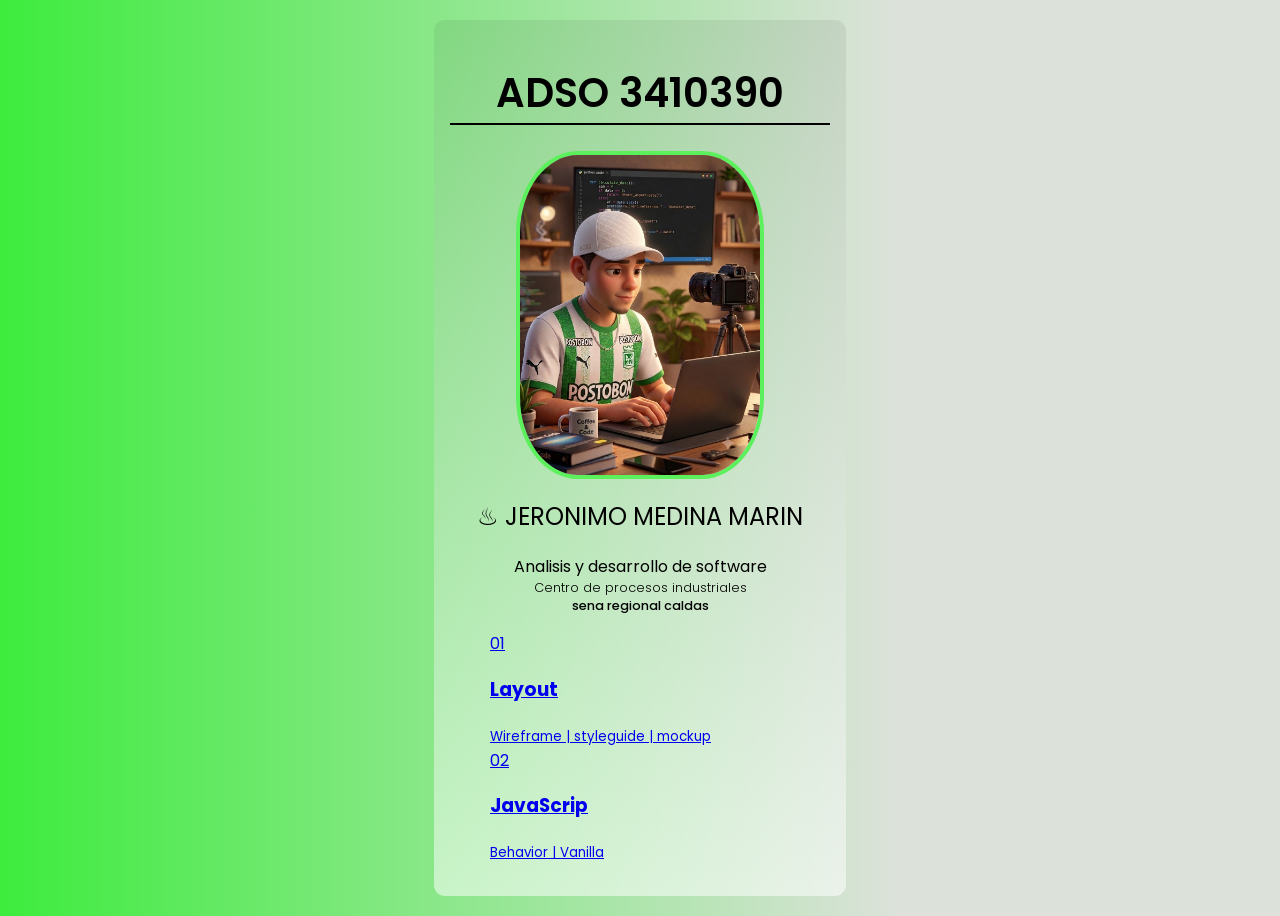
<file: index.html>
<!DOCTYPE html>
<html lang="en">
<head>
    <meta charset="UTF-8">
    <meta name="viewport" content="width=device-width, initial-scale=1.0">
    <title>ADSO_3410390</title>
    <link rel="stylesheet" href="src/css/master.css">
</head>
<body class="mainmenu">
    <main>
        <header>
            <h1>ADSO 3410390</h1>
            <img src="src/imgs/foto_frontend.webp" alt="la_imagen_no_se_pudo_cargar">
            <h2>♨ Jeronimo Medina Marin</h2>
            <h3>Analisis y desarrollo de software</h3>
            <h4>Centro de procesos industriales</h4>
            <h5>sena regional caldas</h5>
        </header>

        <menu>
            <a href="01-layout/index.html">
                <span>
                    01
                </span>
                    <aside>
                        <h3>Layout</h3>
                        <small>Wireframe | styleguide | mockup</small>
                    </aside>
            </a>
            <a href="02-JavaScrip/index.html">
                <span>
                    02
                </span>
                    <aside>
                        <h3>JavaScrip</h3>
                        <small>Behavior | Vanilla</small>
                    </aside>
            </a>
        </menu>
    </main>
</body>
</html>
</file>
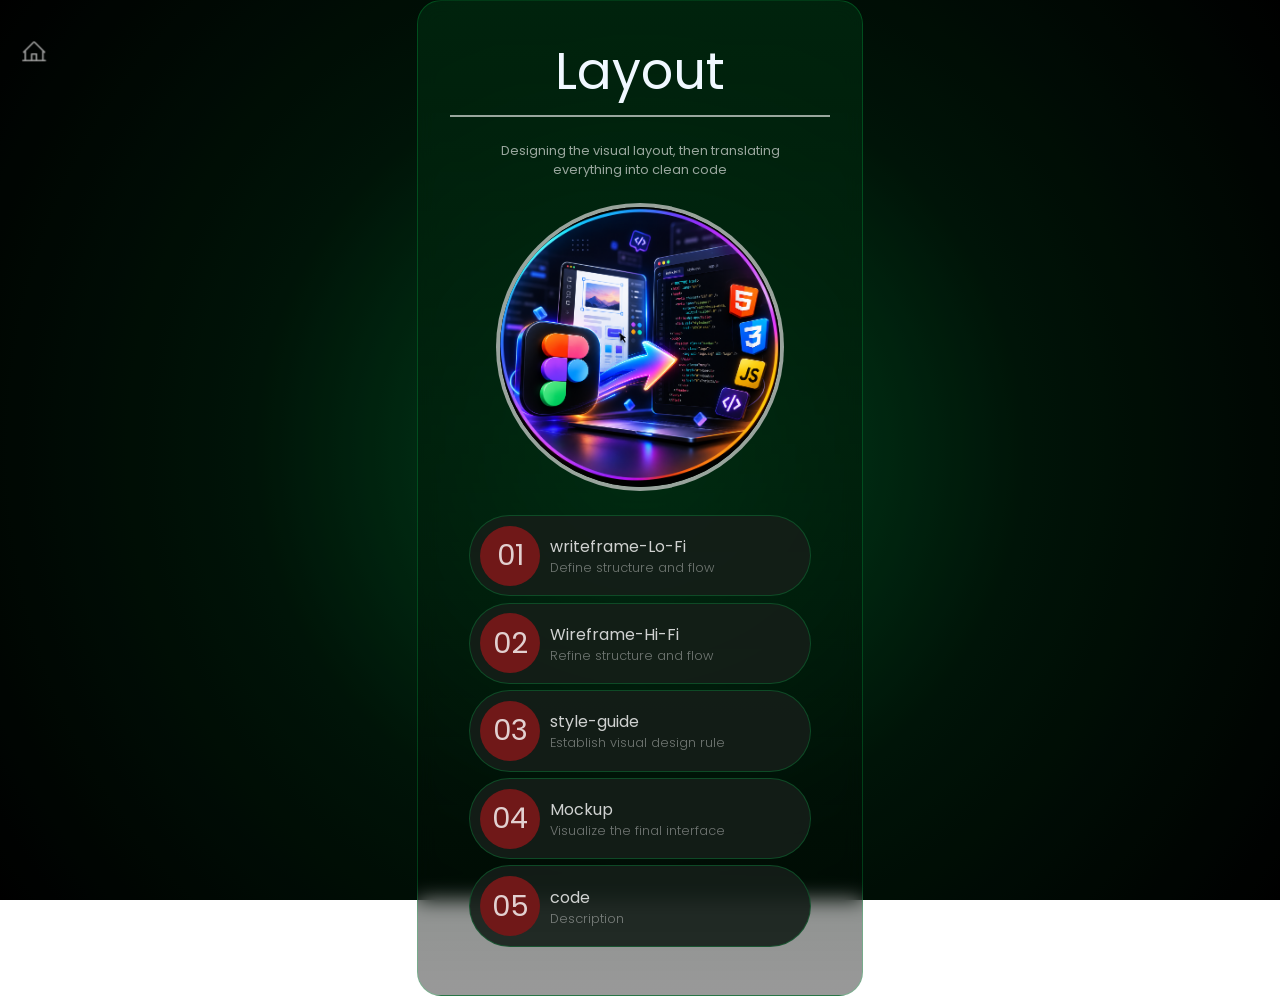
<file: 01-layout/index.html>
<!DOCTYPE html>
<html lang="en">

<head>
    <meta charset="UTF-8">
    <meta name="viewport" content="width=device-width, initial-scale=1.0">
    <title>Layout</title>
    <link rel="stylesheet" href="style.css">
</head>

<body class="mainmenu layout">
<nav class="back"><a href="../index.html"><svg xmlns="http://www.w3.org/2000/svg" width="32" height="32" fill="#fff" viewBox="0 0 256 256"><path d="M240,208H224V136l2.34,2.34A8,8,0,0,0,237.66,127L139.31,28.68a16,16,0,0,0-22.62,0L18.34,127a8,8,0,0,0,11.32,11.31L32,136v72H16a8,8,0,0,0,0,16H240a8,8,0,0,0,0-16ZM48,120l80-80,80,80v88H160V152a8,8,0,0,0-8-8H104a8,8,0,0,0-8,8v56H48Zm96,88H112V160h32Z"></path></svg></a></nav>

    <div id="background-animation"></div>

    <main>
        <header>
            <h1>Layout</h1>

            <h4>
                Designing the visual layout, then translating everything into clean code
            </h4>

            <img src="imgs/layout-logo.webp" alt="la_imagen_no_se_pudo_cargar">
        </header>

        <menu>

            <a href="01-wireframe_lo-fi/index.html">
                <span>
                    01
                </span>

                <aside>
                    <h3>writeframe-Lo-Fi</h3>
                    <small>Define structure and flow</small>
                </aside>
            </a>

            <a href="02-wireframe_hi-fi/index.html">
                <span>
                    02
                </span>

                <aside>
                    <h3>Wireframe-Hi-Fi</h3>
                    <small>Refine structure and flow</small>
                </aside>
            </a>

            <a href="03-style-guide/index.html">
                <span>
                    03
                </span>

                <aside>
                    <h3>style-guide</h3>
                    <small>Establish visual design rule</small>
                </aside>
            </a>

            <a href="04-mockup/index.html">

                <span>
                    04
                </span>

                <aside>
                    <h3>Mockup</h3>
                    <small>Visualize the final interface</small>
                </aside>
            </a>



            <a href="05-code/index.html">
                <span>
                    05
                </span>

                <aside>
                    <h3>code</h3>
                    <small>Description</small>
                </aside>
            </a>

        </menu>
    </main>


</body>

</html>
</file>
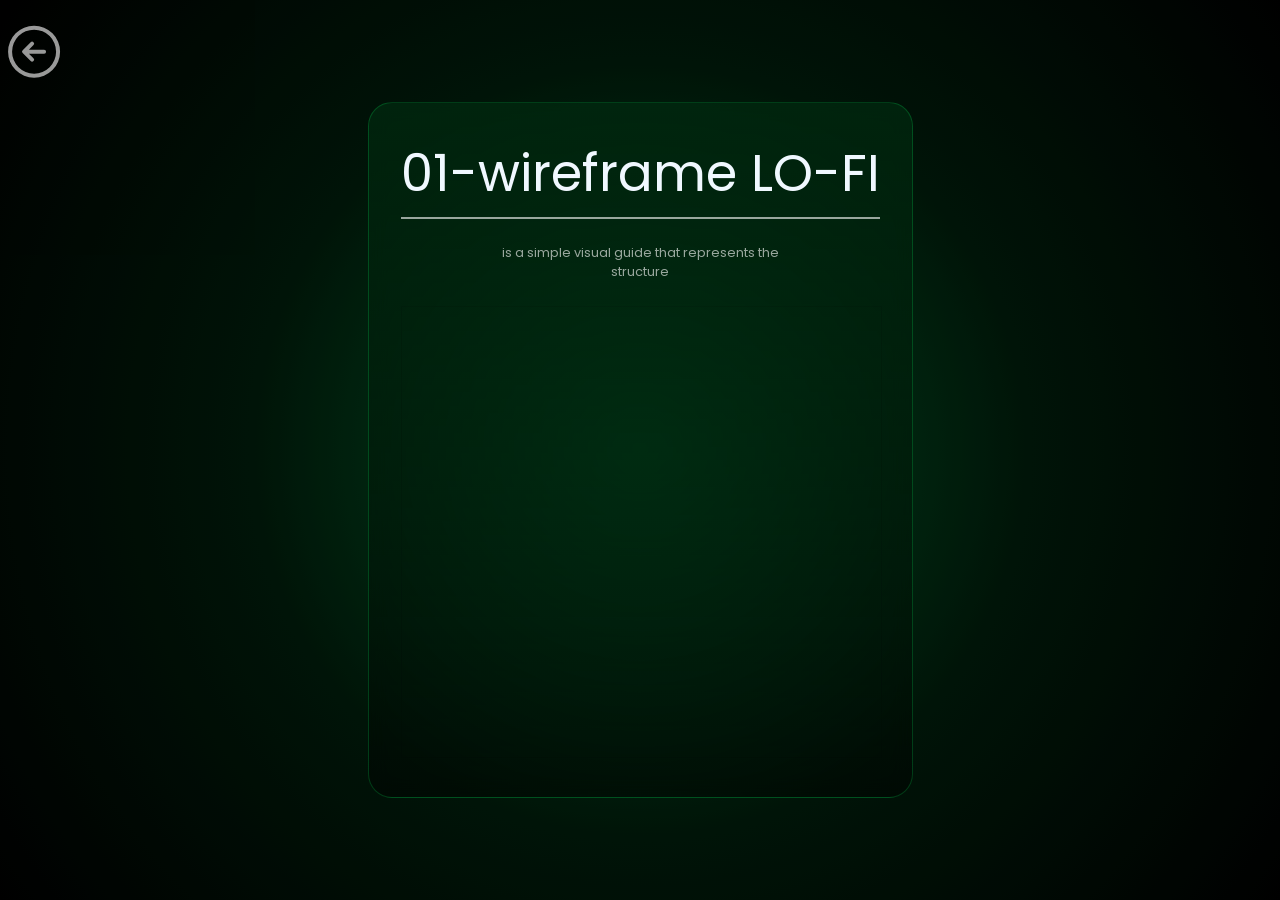
<file: 01-layout/01-wireframe_lo-fi/index.html>
<!DOCTYPE html>
<html lang="en">

<head>
    <meta charset="UTF-8">
    <meta name="viewport" content="width=device-width, initial-scale=1.0">
    <title>Layout</title>
    <link rel="stylesheet" href="../style.css">
</head>

<body class="mainmenu layout">
<nav class="back"><a href="
    ../index.html"><svg xmlns="http://www.w3.org/2000/svg" width="80" height="100" fill="#ffff" viewBox="0 0 256 256"><path d="M128,24A104,104,0,1,0,232,128,104.11,104.11,0,0,0,128,24Zm0,192a88,88,0,1,1,88-88A88.1,88.1,0,0,1,128,216Zm48-88a8,8,0,0,1-8,8H107.31l18.35,18.34a8,8,0,0,1-11.32,11.32l-32-32a8,8,0,0,1,0-11.32l32-32a8,8,0,0,1,11.32,11.32L107.31,120H168A8,8,0,0,1,176,128Z"></path></svg></a></nav>

    <div id="background-animation"></div>

    <main>
        <header>
            <h1>01-wireframe LO-FI</h1>

            <h4>
                is a simple visual guide that represents the structure 
            </h4>
        </header>
        <section>
            <iframe style="border: 1px solid rgba(0, 0, 0, 0.1);" width="100%" height="450" src="https://embed.figma.com/design/HSgh1yLqkqtkAv0O5fVZrM/Sin-t%C3%ADtulo?node-id=0-1&embed-host=share" allowfullscreen></iframe>
        </section>

    
    </main>

    

</body>

</html>
</file>
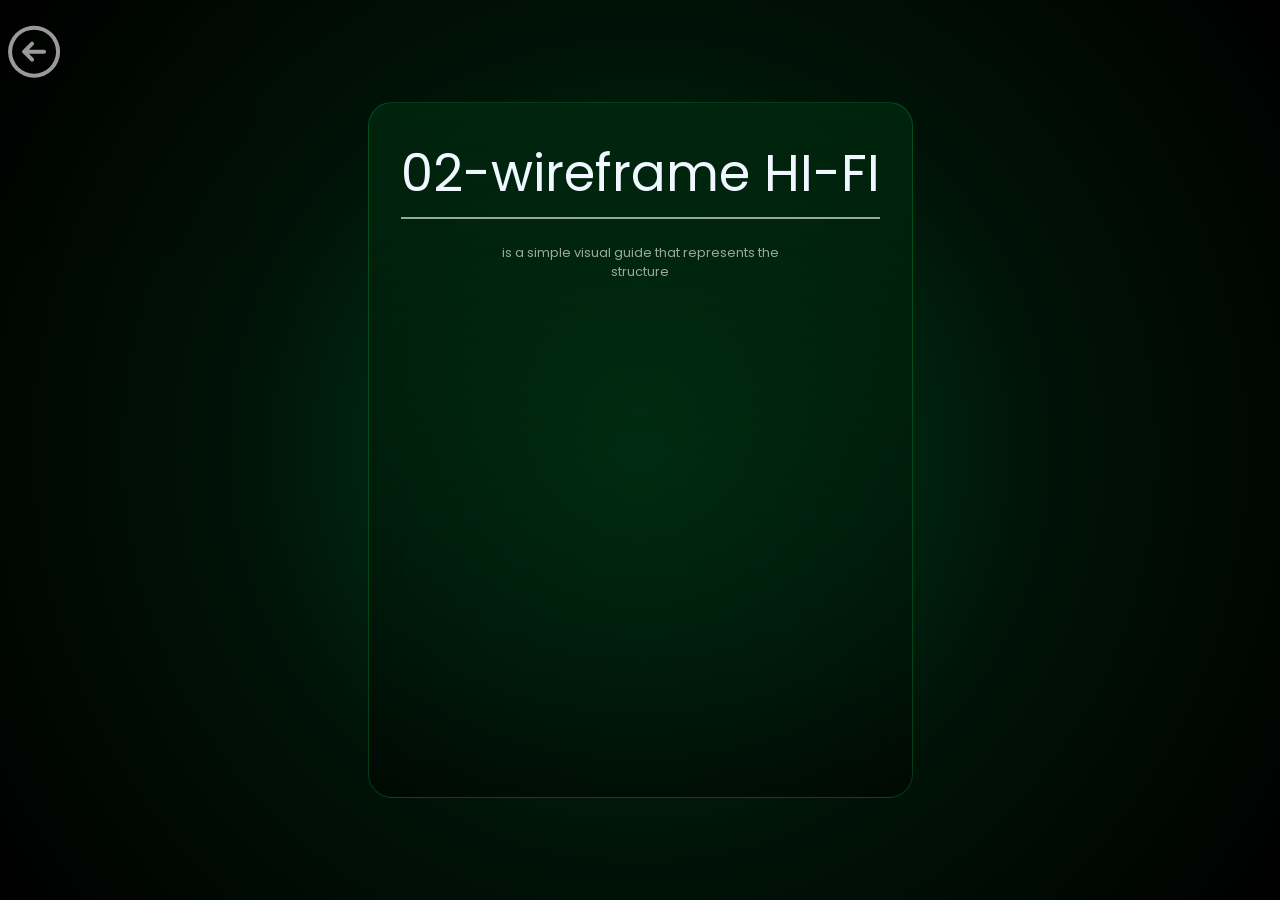
<file: 01-layout/02-wireframe_hi-fi/index.html>
<!DOCTYPE html>
<html lang="en">

<head>
    <meta charset="UTF-8">
    <meta name="viewport" content="width=device-width, initial-scale=1.0">
    <title>Wireframe-Hi-Fi</title>
    <link rel="stylesheet" href="../style.css">
</head>

<body class="mainmenu layout">
    <nav class="back"><a href="../index.html"><svg xmlns="http://www.w3.org/2000/svg" width="80" height="100"
                fill="#ffff" viewBox="0 0 256 256">
                <path
                    d="M128,24A104,104,0,1,0,232,128,104.11,104.11,0,0,0,128,24Zm0,192a88,88,0,1,1,88-88A88.1,88.1,0,0,1,128,216Zm48-88a8,8,0,0,1-8,8H107.31l18.35,18.34a8,8,0,0,1-11.32,11.32l-32-32a8,8,0,0,1,0-11.32l32-32a8,8,0,0,1,11.32,11.32L107.31,120H168A8,8,0,0,1,176,128Z">
                </path>
            </svg></a></nav>

    <div id="background-animation"></div>

    <main>
        <header>
            <h1>02-wireframe HI-FI</h1>

            <h4>
                is a simple visual guide that represents the structure
            </h4>
        </header>
        <section>
            <iframe style="border: 1px solid rgba(0, 0, 0, 0.1);" width="100%" height="450"
                src="https://embed.figma.com/design/iIlGf3FiFHnSIlIJWlvseO/wireframe-Hi-Fi?embed-host=share"
                allowfullscreen></iframe>
        </section>


    </main>



</body>

</html>
</file>
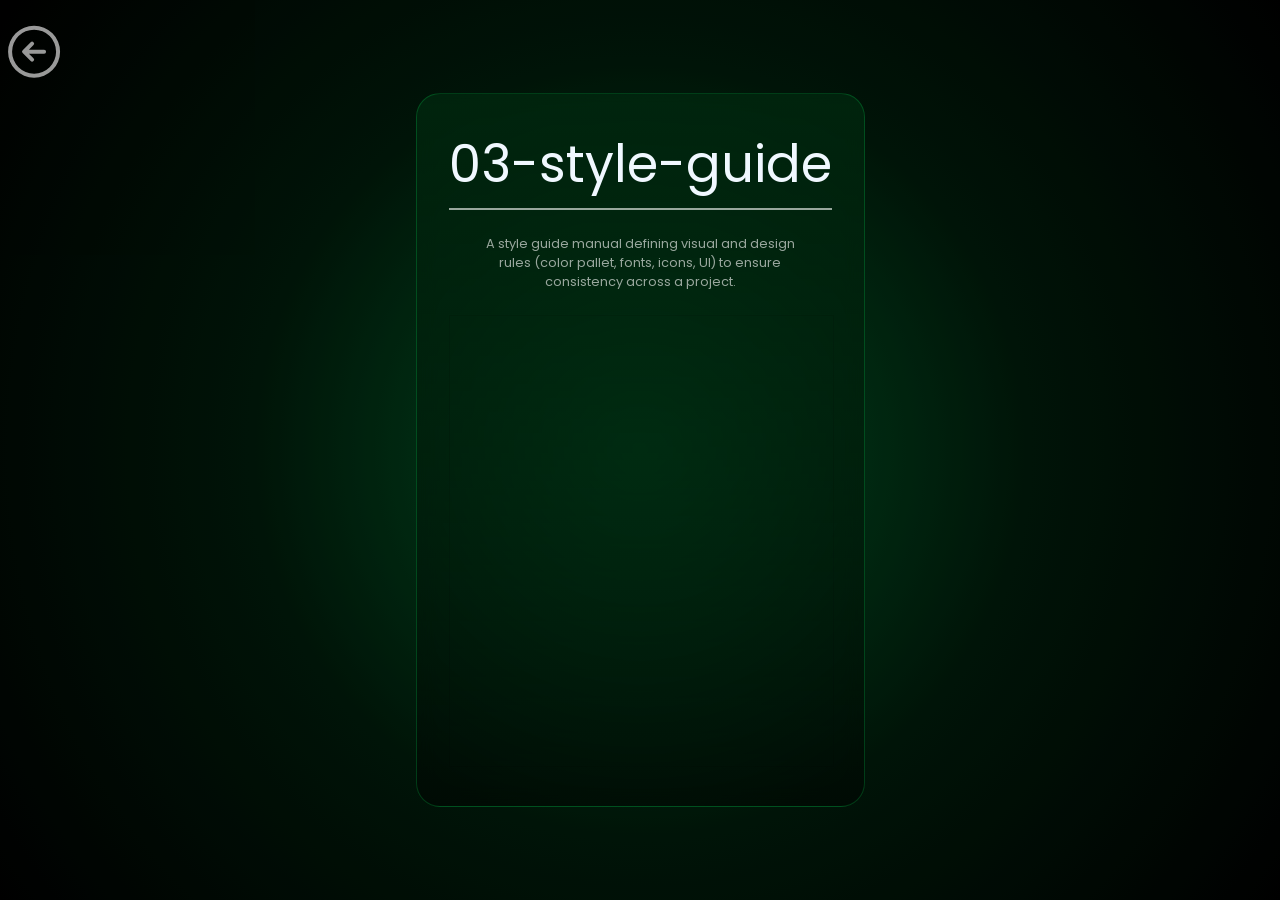
<file: 01-layout/03-style-guide/index.html>
<!DOCTYPE html>
<html lang="en">

<head>
    <meta charset="UTF-8">
    <meta name="viewport" content="width=device-width, initial-scale=1.0">
    <title>style_guide</title>
    <link rel="stylesheet" href="../style.css">
</head>

<body class="mainmenu layout">
<nav class="back"><a href="../index.html"><svg xmlns="http://www.w3.org/2000/svg" width="80" height="100" fill="#ffff" viewBox="0 0 256 256"><path d="M128,24A104,104,0,1,0,232,128,104.11,104.11,0,0,0,128,24Zm0,192a88,88,0,1,1,88-88A88.1,88.1,0,0,1,128,216Zm48-88a8,8,0,0,1-8,8H107.31l18.35,18.34a8,8,0,0,1-11.32,11.32l-32-32a8,8,0,0,1,0-11.32l32-32a8,8,0,0,1,11.32,11.32L107.31,120H168A8,8,0,0,1,176,128Z"></path></svg></a></nav>

    <div id="background-animation"></div>

    <main>
        <header>
            <h1>03-style-guide</h1>

            <h4>
                A style guide manual defining visual and design rules (color pallet, fonts, icons, UI) to ensure consistency across a project.
            </h4>
        </header>
        <section>
            <iframe style="border: 1px solid rgba(0, 0, 0, 0.1);" width="100%" height="450" src="https://embed.figma.com/design/mmzJAc66eYGOL6L1pFCS9y/style-guide?embed-host=share" allowfullscreen></iframe>
        </section>

    
    </main>

    

</body>

</html>
</file>
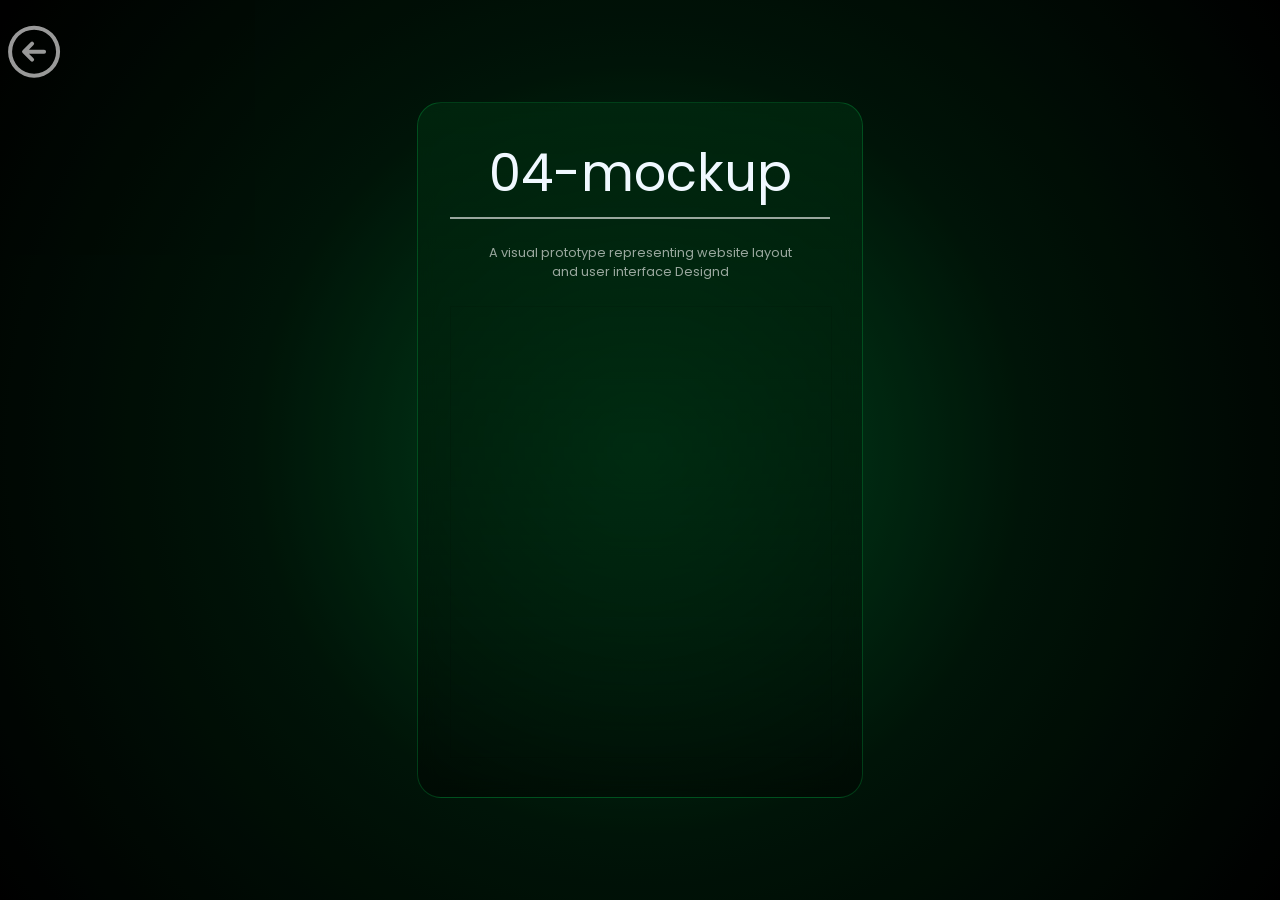
<file: 01-layout/04-mockup/index.html>
<!DOCTYPE html>
<html lang="en">

<head>
    <meta charset="UTF-8">
    <meta name="viewport" content="width=device-width, initial-scale=1.0">
    <title>mockup</title>
    <link rel="stylesheet" href="../style.css">
</head>

<body class="mainmenu layout">
<nav class="back"><a href="../index.html"><svg xmlns="http://www.w3.org/2000/svg" width="80" height="100" fill="#ffff" viewBox="0 0 256 256"><path d="M128,24A104,104,0,1,0,232,128,104.11,104.11,0,0,0,128,24Zm0,192a88,88,0,1,1,88-88A88.1,88.1,0,0,1,128,216Zm48-88a8,8,0,0,1-8,8H107.31l18.35,18.34a8,8,0,0,1-11.32,11.32l-32-32a8,8,0,0,1,0-11.32l32-32a8,8,0,0,1,11.32,11.32L107.31,120H168A8,8,0,0,1,176,128Z"></path></svg></a></nav>

    <div id="background-animation"></div>

    <main>
        <header>
            <h1>04-mockup</h1>

            <h4>
                A visual prototype representing website layout and user interface Designd
            </h4>
        </header>
        <section>
            <iframe style="border: 1px solid rgba(0, 0, 0, 0.1);" width="100%" height="450" src="https://embed.figma.com/design/mSXosjev7zwh7nFNN1y2QX/mockup?node-id=0-1&embed-host=share" allowfullscreen></iframe>
        </section>

    
    </main>

    

</body>

</html>
</file>
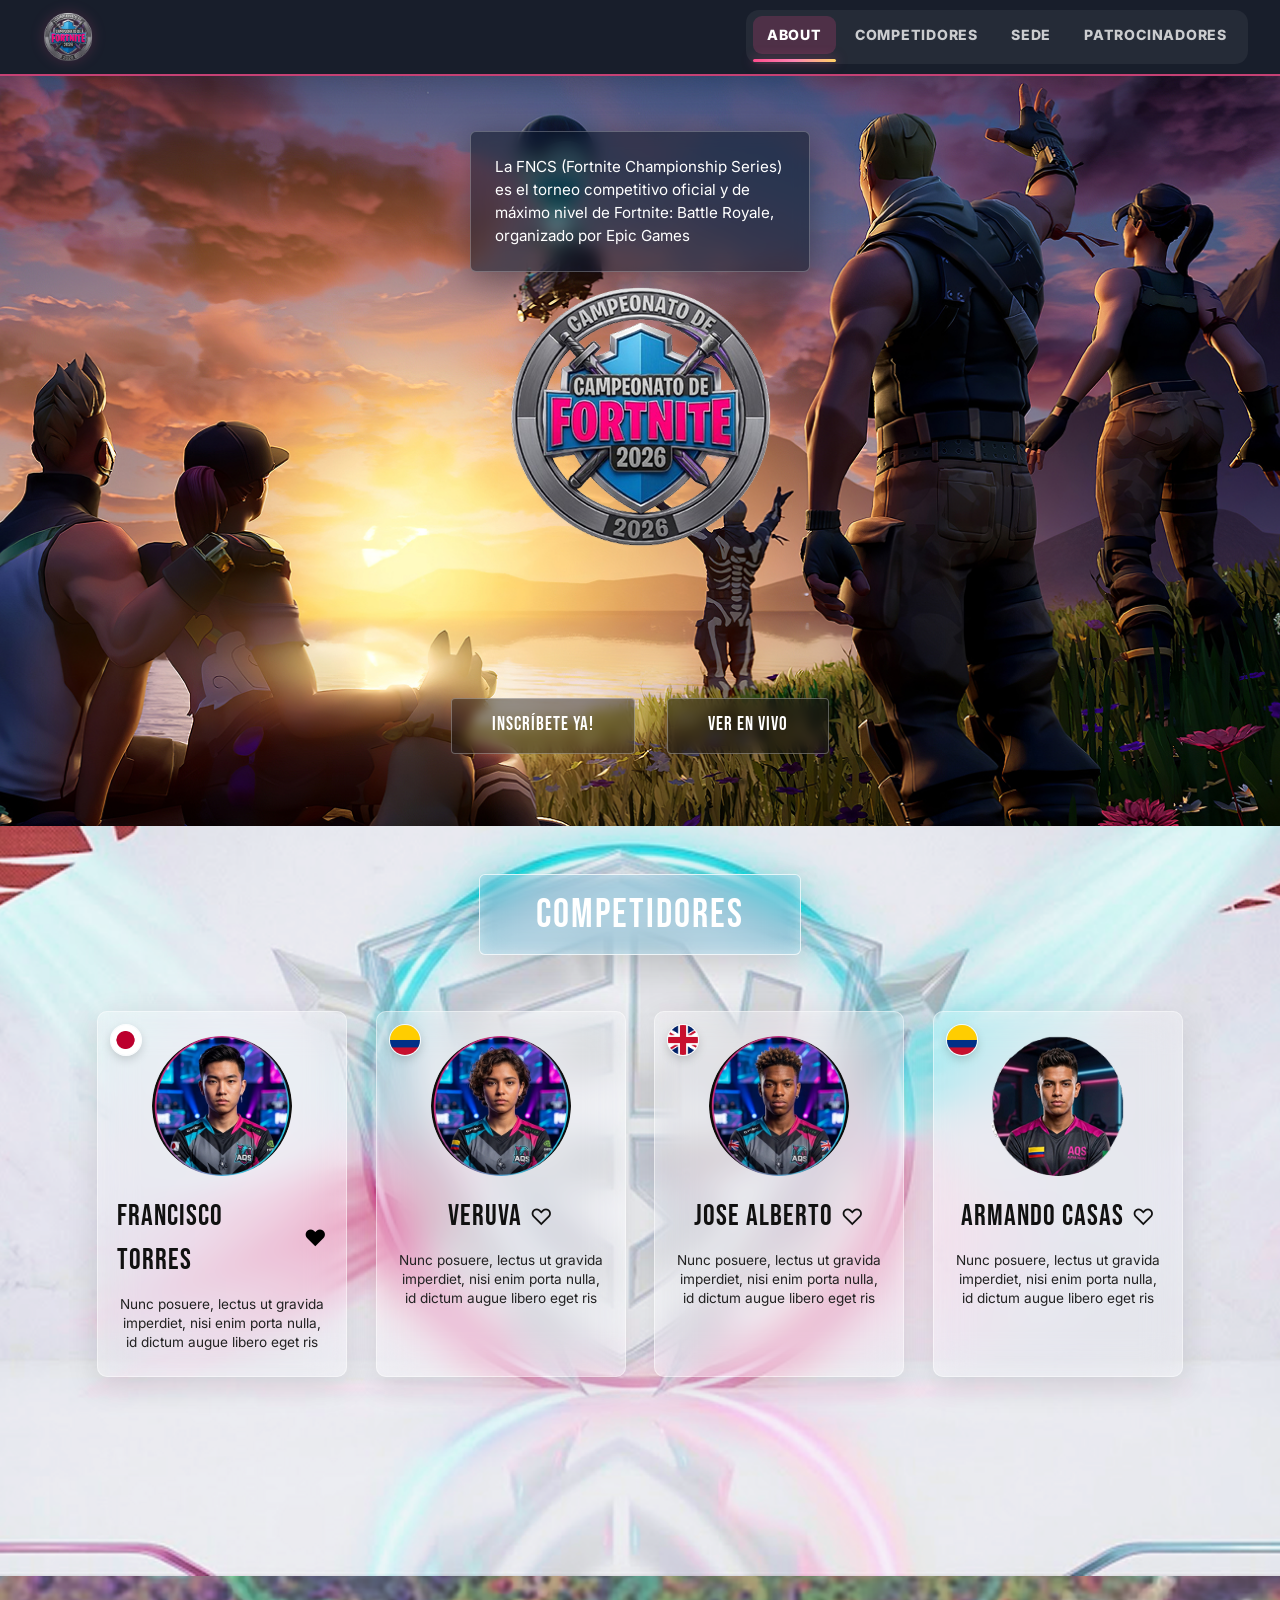
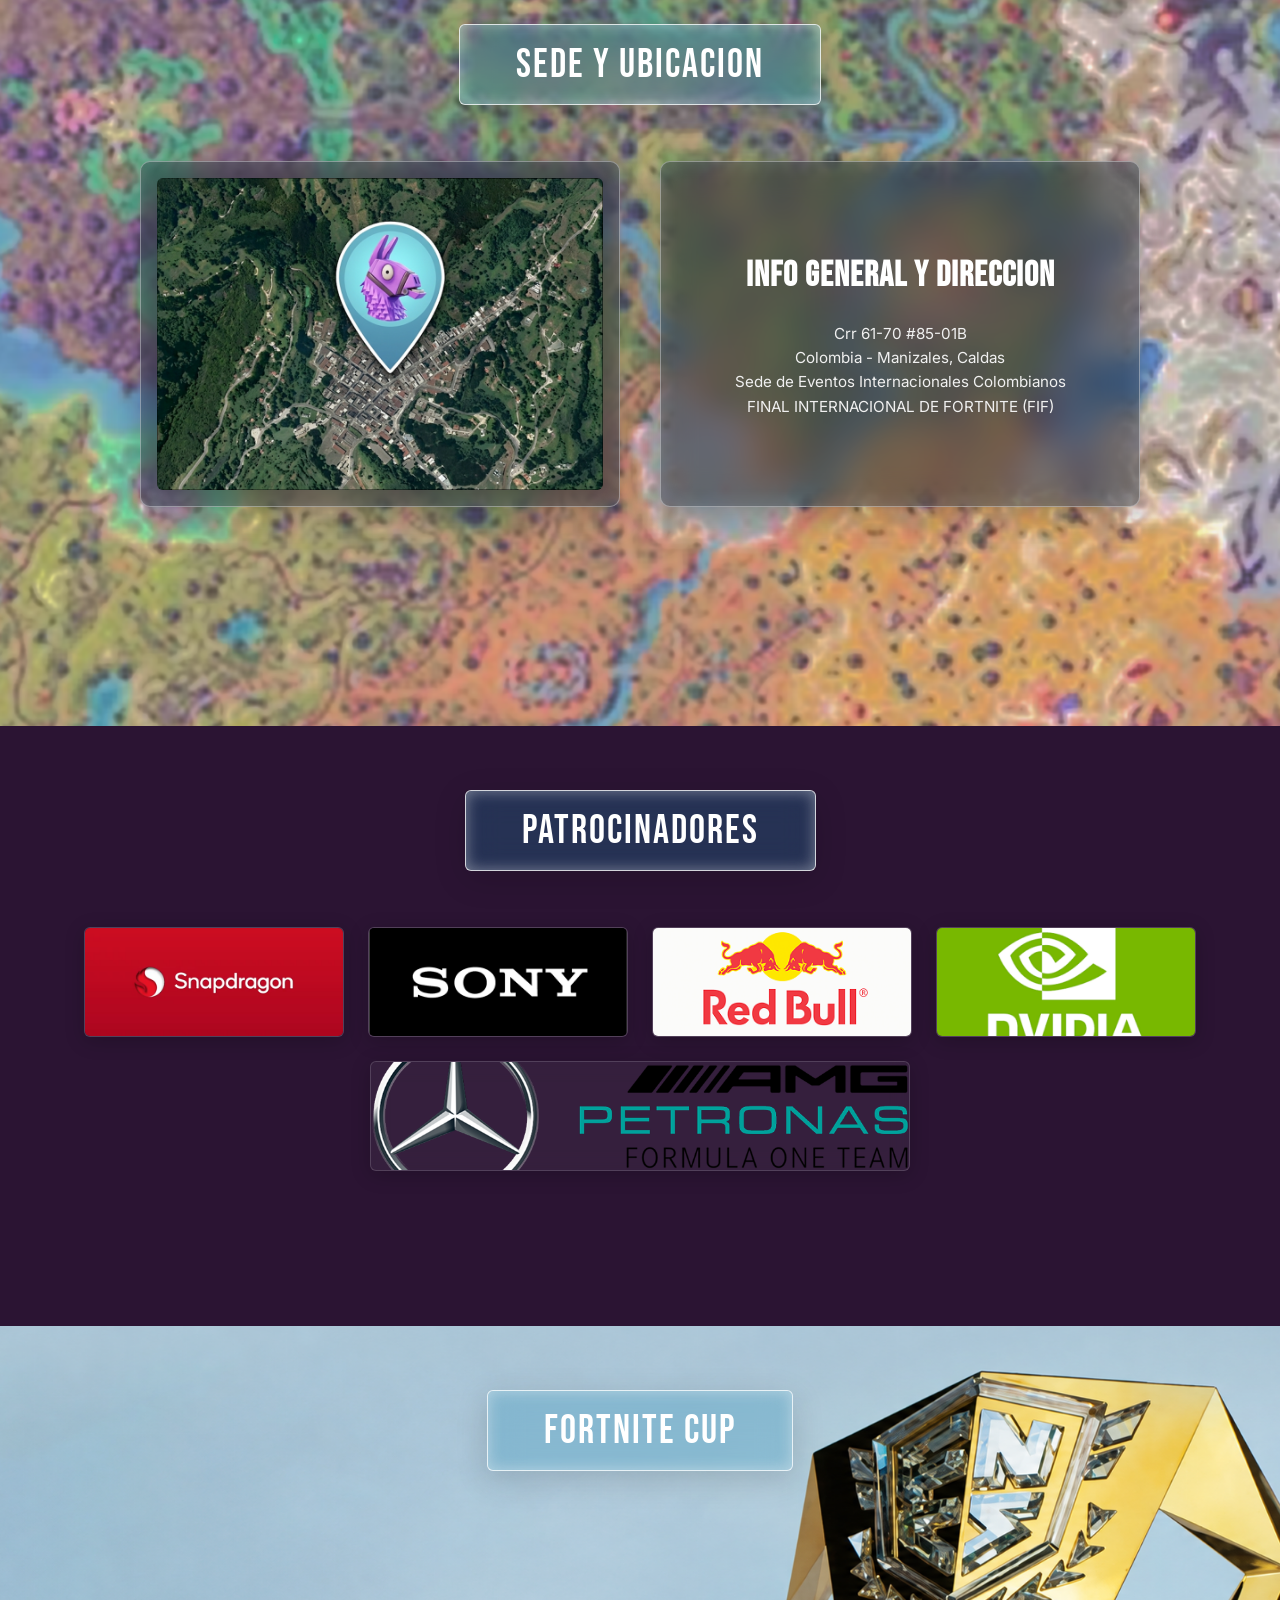
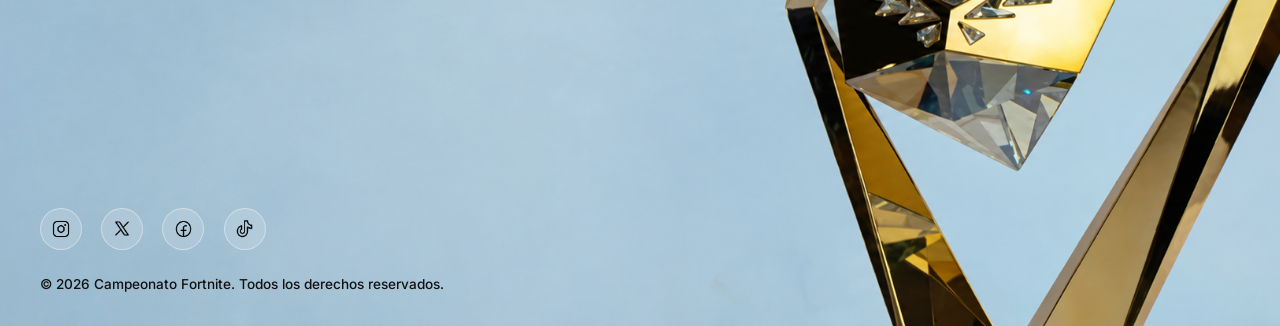
<file: 01-layout/05-code/index.html>
<!DOCTYPE html>
<html lang="es">

<head>
    <meta charset="UTF-8">
    <meta name="viewport" content="width=device-width, initial-scale=1.0">
    <meta name="theme-color" content="#111827">

    <title>Campeonato_De_Fortnite</title>

    <link rel="stylesheet" href="css/reset.css">
    <link rel="stylesheet" href="css/style.css">
</head>

<body>

    <main>
        <header id="navbar">
            <img class="logo" src="img/logo_fortnite-removebg-preview 1.png" alt="Logo del campeonato">

            <nav class="options" aria-label="Navegación principal">
                <a href="#about" class="nav-link active">ABOUT</a>
                <a href="#competidores" class="nav-link">COMPETIDORES</a>
                <a href="#sede" class="nav-link">SEDE</a>
                <a href="#patrocinadores" class="nav-link">PATROCINADORES</a>
            </nav>

            <button id="burger" aria-label="Menú">
                <span></span>
                <span></span>
                <span></span>
            </button>
        </header>

        <section id="about">
            <div class="about-content">
                <div class="about-text">
                    <p>
                        La FNCS (Fortnite Championship Series) es el torneo competitivo oficial y de máximo nivel de Fortnite: Battle Royale, organizado por Epic Games
                    </p>
                </div>

                <div class="center-box">
                    <img class="logo full" src="img/logo_fortnite-removebg-preview 1.png"
                        alt="Logo del Campeonato Fortnite">
                </div>
            </div>

            <div class="about-buttons">
                <a class="btn" href="#">INSCRÍBETE YA!</a>
                <a class="btn" href="#">VER EN VIVO</a>
            </div>
        </section>

        <section id="competidores">
            <div class="title-badge">
                <h2>COMPETIDORES</h2>
            </div>

            <div class="cards-container">
                <figure class="card">
                    <img class="flag-icon" src="img/competidores/banderas/japon.webp" alt="Bandera de Japón">

                    <div class="avatar-container">
                        <img class="avatar" src="img/competidores/Ellipse 1.png" alt="Competidor 1">
                    </div>

                    <div class="card-header">
                        <span class="competitor-name">Francisco Torres</span>
                        <span class="heart active">♥</span>
                    </div>

                    <p class="card-description">
                        Nunc posuere, lectus ut gravida imperdiet,
                        nisi enim porta nulla, id dictum augue libero eget ris
                    </p>
                </figure>

                <figure class="card">
                    <img class="flag-icon" src="img/competidores/banderas/colombia.webp" alt="Bandera de Colombia">

                    <div class="avatar-container">
                        <img class="avatar" src="img/competidores/Ellipse 2.png" alt="Competidor 2">
                    </div>

                    <div class="card-header">
                        <span class="competitor-name">Veruva</span>
                        <span class="heart">♡</span>
                    </div>

                    <p class="card-description">
                        Nunc posuere, lectus ut gravida imperdiet,
                        nisi enim porta nulla, id dictum augue libero eget ris
                    </p>
                </figure>

                <figure class="card">
                    <img class="flag-icon" src="img/competidores/banderas/reino_unido.webp"
                        alt="Bandera del Reino Unido">

                    <div class="avatar-container">
                        <img class="avatar" src="img/competidores/Ellipse 3.png" alt="Competidor 3">
                    </div>

                    <div class="card-header">
                        <span class="competitor-name">Jose Alberto</span>
                        <span class="heart">♡</span>
                    </div>

                    <p class="card-description">
                        Nunc posuere, lectus ut gravida imperdiet,
                        nisi enim porta nulla, id dictum augue libero eget ris
                    </p>
                </figure>

                <figure class="card">
                    <img class="flag-icon" src="img/competidores/banderas/colombia.webp" alt="Bandera de Colombia">

                    <div class="avatar-container">
                        <img class="avatar" src="img/competidores/Ellipse 4.png" alt="Competidor 4">
                    </div>

                    <div class="card-header">
                        <span class="competitor-name">Armando Casas</span>
                        <span class="heart">♡</span>
                    </div>

                    <p class="card-description">
                        Nunc posuere, lectus ut gravida imperdiet,
                        nisi enim porta nulla, id dictum augue libero eget ris
                    </p>
                </figure>
            </div>
        </section>

        <section id="sede">
            <div class="title-badge">
                <h2>SEDE Y UBICACION</h2>
            </div>

            <div class="sede-container">
                <div class="sede-box map-box">
                    <img src="img/sede/mapa.png" alt="Mapa de ubicación">
                </div>

                <div class="sede-box info-box">
                    <h3>INFO GENERAL Y DIRECCION</h3>

                    <p>Crr 61-70 #85-01B</p>
                    <p>Colombia - Manizales, Caldas</p>
                    <p>Sede de Eventos Internacionales Colombianos</p>
                    <p>FINAL INTERNACIONAL DE FORTNITE (FIF)</p>
                </div>
            </div>
        </section>

        <section id="patrocinadores">
            <div class="title-badge">
                <h2>PATROCINADORES</h2>
            </div>

            <div class="sponsors-grid">
                <div class="sponsor-card">
                    <img src="img/patrocinadores/qualcomm.png" alt="Snapdragon">
                </div>

                <div class="sponsor-card">
                    <img src="img/patrocinadores/sony.png" alt="Sony">
                </div>

                <div class="sponsor-card">
                    <img src="img/patrocinadores/redbull.png" alt="Red Bull">
                </div>

                <div class="sponsor-card">
                    <img src="img/patrocinadores/nvidia.png" alt="Nvidia">
                </div>

                <div class="sponsor-card wide">
                    <img src="img/patrocinadores/mercedez.png" alt="Mercedes AMG Petronas">
                </div>
            </div>
        </section>

        <section id="cup">
            <div class="title-badge">
                <h2>FORTNITE CUP</h2>
            </div>

            <div class="cup-container">
                <div class="cup-left">
                    <div class="social-icons">
                        <a href="#" class="social-icon" aria-label="Instagram">
                            <img src="img/footer/instagram-logo 1.png" alt="Instagram">
                        </a>

                        <a href="#" class="social-icon" aria-label="X">
                            <img src="img/footer/x-logo 1.png" alt="X">
                        </a>

                        <a href="#" class="social-icon" aria-label="Facebook">
                            <img src="img/footer/facebook-logo 1.png" alt="Facebook">
                        </a>

                        <a href="#" class="social-icon" aria-label="TikTok">
                            <img src="img/footer/tiktok-logo 1.png" alt="TikTok">
                        </a>
                    </div>

                    <p class="copyright">
                        &copy; 2026 Campeonato Fortnite.
                        Todos los derechos reservados.
                    </p>
                </div>
            </div>
        </section>
    </main>

    <script src="js/app.js"></script>
</body>

</html>
</file>
<file: src/css/master.css>
/* google fonts: popins */
@import url('https://fonts.googleapis.com/css2?family=Poppins:ital,wght@0,100;0,200;0,300;0,400;0,500;0,600;0,700;0,800;0,900;1,100;1,200;1,300;1,400;1,500;1,600;1,700;1,800;1,900&display=swap');

body{
    background: linear-gradient(to right, rgb(61, 236, 61), rgb(220, 226, 218)70%);
    color: black;
    font-family: poppins, serif;
    display: flex;
    justify-content: center;
    align-items: center;
    min-height: 100dvh; 
    main{
        min-width: 380px;
        background: linear-gradient(to bottom, #0001, #fff8) ;
        padding: 1rem;
        border-radius: 0.7rem;
    }

    /* main menu */
}

.mainmenu{
    main{
        header{
            h1{
                border-bottom: 2px solid #000;
                font-size: 2.5rem;
                font-weight: 550;
                text-align: center;
            }
            img{
                width: 240px;
                display: flex;
                margin: 0 auto;
                width: 240px;
                border: 4px solid rgb(92, 240, 92);
                border-radius: 25%;
                object-fit: cover;
            }
            h2{
                text-transform: uppercase;
                font-weight: 400;
                text-align: center;
            }
            h3{
                text-align: center;
                margin: 0;
                font-weight: 400;
                font-size: medium;
            }
            h4{
                font-weight: 300;
                font-size: 0.8rem;
                text-align: center;
                margin: 0;

            }
            h5{
                text-align: center;
                font-size: 0.8rem;
                font-weight: 500;
                margin: 0;
            }
        }
    }
}
</file>
<file: 01-layout/style.css>
@import url('https://fonts.googleapis.com/css2?family=Poppins:ital,wght@0,100;0,200;0,300;0,400;0,500;0,600;0,700;0,800;0,900;1,100;1,200;1,300;1,400;1,500;1,600;1,700;1,800;1,900&display=swap');

html {
    margin: 0;
    padding: 0;
    width: 100%;
    min-height: 100%;
}

body {
    margin: 0;
    padding: 0;
    width: 100%;
    min-height: 100vh;
    color: aliceblue;
    font-family: Poppins, sans-serif;
    display: flex;
    justify-content: center;
    align-items: center;
    position: relative;
    overflow-x: hidden;

    /* Fondo verde esmeralda con negro */
    background: radial-gradient(circle at center, #005c27 0%, #001a0a 50%, #000000 100%);
    background-attachment: fixed;
    background-size: cover;

    nav.back {
        align-items: center;
        
        border-radius: 50%;
        display: flex;
        justify-content: center;
        height: 40px;
        left: 8px;
        opacity: .6;
        padding: 0.4rem;
        position: fixed;
        top: 28px;
        transform: scale(.8);
        transition: all 0.4s ease-in;
        width: 40px;
        z-index: 9999;

        &:hover {
            transform: scale(1.1);
            opacity: 1;
            box-shadow: 0 0 12px #00ff66;
        }
    }

    &::before {
        content: "";
        position: fixed;
        top: 0;
        left: 0;
        width: 100vw;
        height: 100vh;
        background: rgba(0, 0, 0, 0.25);
        z-index: 1;
        pointer-events: none;
    }

    main {
        position: relative;
        z-index: 2;
        background: linear-gradient(to bottom, rgba(0, 40, 15, 0.8), rgba(0, 0, 0, 0.4));
        backdrop-filter: blur(10px);
        border: 1px solid rgba(0, 255, 102, 0.2);
        border-radius: 1.5rem;
        padding: 2rem;
        min-width: 380px;
    }

    &.mainmenu.layout {
        main {
            header {
                h1 {
                    margin: 0;
                }

                h3 {
                    font-weight: 200;
                }

                h4 {
                    color: #fff9;
                    font-size: 0.8rem;
                    font-weight: 400;
                    line-height: 1.5;
                    text-align: center;
                    max-width: 320px;
                    margin: 1.5rem auto;
                }

                img {
                    background-color: #0004;
                }
            }

            menu {
                gap: 0.4rem;

                a:is(:link, :visited) {
                    span {
                        background-color: rgb(112, 24, 24);
                    }

                    aside {
                        h3 {
                            font-size: 1rem;
                        }
                    }
                }
            }
        }
    }

    &.mainmenu {
        main {
            header {
                h1 {
                    border-bottom: 2px solid #fff9;
                    font-size: 3.2rem;
                    font-weight: 400;
                    text-align: center;
                    margin: 0 0 1.2rem;
                    padding-bottom: 0.3rem;
                }

                /* PROPIEDADES CORREGIDAS PARA LA IMAGEN CIRCULAR */
                img {
                    border: 4px solid #fff9;
                    border-radius: 50%;
                    display: block;
                    height: 280px;
                    width: 280px;
                    margin: 0 auto 1.5rem;
                    object-fit: cover;
                }

                h2 {
                    font-weight: 500;
                    text-align: center;
                    text-transform: uppercase;
                    margin: 0 0 0.3rem;
                }

                h3 {
                    font-weight: 400;
                    text-align: center;
                    margin: 0 0 0.8rem;
                }

                h4 {
                    color: #fff9;
                    font-size: 0.8rem;
                    font-weight: 400;
                    line-height: 1.5;
                    text-align: center;
                    max-width: 320px;
                    margin: 1.5rem auto;
                }

                h5 {
                    font-size: 0.8rem;
                    font-weight: 500;
                    text-align: center;
                    margin: 0.3rem 0 0;
                }
            }

            menu {
                align-items: center;
                display: flex;
                flex-direction: column;
                gap: 1rem;
                justify-content: center;
                padding: 0;
                margin-top: 1.5rem;

                a:is(:link, :visited) {
                    align-items: center;
                    background-color: rgba(20, 30, 25, 0.9);
                    border-radius: 5rem;
                    color: #fffc;
                    display: flex;
                    padding: 0.6rem;
                    text-decoration: none;
                    transition: all 0.4s;
                    width: 320px;
                    border: 1px solid rgba(0, 255, 102, 0.2);

                    &:is(:hover) {
                        background-color: #008f39;
                        transform: scale(1.04) translateX(18px);
                        box-shadow: 0 0 15px rgba(0, 255, 102, 0.4);
                    }

                    span {
                        background-color: rgb(121, 3, 27);
                        border-radius: 50%;
                        display: flex;
                        justify-content: center;
                        align-items: center;
                        font-size: 1.8rem;
                        height: 60px;
                        width: 60px;
                    }

                    &:hover span {
                        background-color: #0009;
                    }

                    aside {
                        margin-left: 0.6rem;
                        display: flex;
                        flex-direction: column;
                        justify-content: center;
                        align-items: flex-start;

                        h3 {
                            margin: 0;
                            font-size: 1.6rem;
                            font-weight: 400;
                        }

                        small {
                            color: #fff6;
                            font-size: 0.8rem;
                            font-weight: 300;
                        }
                    }
                }
            }
        }
    }
}
</file>
<file: 01-layout/05-code/css/style.css>
@import url('https://fonts.googleapis.com/css2?family=Inter:ital,opsz,wght@0,14..32,100..900;1,14..32,100..900&display=swap');
@import url('https://fonts.googleapis.com/css2?family=Bebas+Neue&family=Inter:ital,opsz,wght@0,14..32,100..900;1,14..32,100..900&display=swap');

:root {
    --color-primary: #e8d8c3;
    --color-second: #ebae86;
    --color-thr: black;

    --font-headings: "Bebas Neue", serif;
    --font-body: "Inter", sans-serif;

    --nav-dark: #111827;
    --nav-dark-scrolled: #0c111e;
    --nav-pink: #ff4d8d;
    --nav-gold: #ffd166;

    scroll-behavior: smooth;
}

*,
*::before,
*::after {
    box-sizing: border-box;
}

html {
    scroll-padding-top: 90px;
}

body {
    margin: 0;
    width: 100%;
    overflow-x: hidden;

    color: var(--color-thr);
    background-color: var(--color-primary);
    font-family: var(--font-body);
}

img {
    max-width: 100%;
}

main {
    min-height: 100dvh;
    padding-top: 76px;
}

header#navbar {
    width: 100%;
    height: 76px;
    min-height: 76px;

    margin: 0;
    padding: 0 32px;

    position: fixed;
    top: 0;
    left: 0;
    right: 0;
    z-index: 1000;

    display: flex;
    align-items: center;
    justify-content: space-between;
    gap: 20px;

    background: rgba(17, 24, 39, 0.97);

    backdrop-filter: blur(18px);
    -webkit-backdrop-filter: blur(18px);

    border: none;
    border-bottom: 2px solid rgba(255, 77, 141, 0.75);

    box-shadow: 0 8px 30px rgba(0, 0, 0, 0.22);

    transition:
        background 0.3s ease,
        box-shadow 0.3s ease,
        border-color 0.3s ease;
}

header#navbar img.logo {
    height: 54px;
    width: auto;
    flex-shrink: 0;

    object-fit: contain;

    filter: drop-shadow(0 0 7px rgba(255, 77, 141, 0.20));

    transition: height 0.3s ease, transform 0.3s ease;
}

header#navbar img.logo:hover {
    transform: scale(1.05);
}

header#navbar.scrolled {
    background: rgba(12, 17, 30, 0.99);
    border-bottom-color: rgba(255, 77, 141, 0.55);
    box-shadow: 0 8px 30px rgba(0, 0, 0, 0.36);
}

header#navbar.scrolled img.logo {
    height: 43px;
}

header#navbar nav.options {
    position: relative;

    display: flex;
    align-items: center;
    justify-content: center;
    gap: 5px;

    padding: 6px 7px 10px;

    border-radius: 13px;
    background: rgba(255, 255, 255, 0.055);
}

header#navbar nav.options a:is(:link, :visited) {
    position: relative;

    display: inline-flex;
    align-items: center;
    justify-content: center;

    padding: 11px 14px;
    border-radius: 9px;

    color: rgba(255, 255, 255, 0.76);

    font-family: var(--font-body);
    font-size: 0.88rem;
    font-weight: 800;
    letter-spacing: 0.055em;
    line-height: 1.2;

    text-decoration: none;
    white-space: nowrap;

    transition:
        color 0.25s ease,
        background 0.25s ease,
        transform 0.25s ease;
}

header#navbar nav.options a:hover {
    color: #ffffff;
    background: rgba(255, 77, 141, 0.13);
    transform: translateY(-2px);
}

header#navbar nav.options a.active {
    color: #ffffff;
    background: rgba(255, 77, 141, 0.19);
}

header#navbar nav.options::after {
    content: "";

    position: absolute;
    left: 0;
    bottom: 2px;

    width: var(--indicator-width, 0px);
    height: 3px;

    border-radius: 10px;

    background: linear-gradient(90deg,
            var(--nav-pink),
            #ff85b3,
            var(--nav-gold));

    box-shadow: 0 0 12px rgba(255, 77, 141, 0.55);

    transform: translateX(var(--indicator-left, 0px));

    transition:
        transform 0.32s cubic-bezier(0.2, 0.8, 0.2, 1),
        width 0.32s cubic-bezier(0.2, 0.8, 0.2, 1);

    pointer-events: none;
}

button#burger {
    position: relative;
    width: 50px;
    height: 44px;
    background: none;
    border: none;
    appearance: none;
    transform: scale(.8);
    cursor: pointer;
    display: none;
    z-index: 1001;

    &:focus:not(:focus-visible) {
        outline: none;
    }

    span {
        position: absolute;
        width: 100%;
        height: 3px;
        background: #fff;
        border-radius: 3px;

        &:nth-of-type(1) {
            top: 0;
            left: 0;
            transition: top .3s;
        }

        &:nth-of-type(2) {
            top: 20px;
            left: 0;
            transition: opacity .3s;
        }

        &:nth-of-type(3) {
            bottom: 0;
            left: 0;
            transition: bottom .3s;
        }
    }

    &.active span:nth-of-type(1) {
        top: 20px;
        transform: rotate(-45deg);
        transition: top .3s cubic-bezier(.36, -.42, .68, -.56), transform .3s .3s;
    }

    &.active span:nth-of-type(2) {
        opacity: 0;
        transition: opacity .05s .3s;
    }

    &.active span:nth-of-type(3) {
        bottom: 20px;
        transform: rotate(45deg);
        transition: bottom .3s cubic-bezier(.36, -.42, .68, -.56), transform .3s .3s;
    }
}

.carousel-shell {
    width: 100%;
    max-width: 1200px;
    min-width: 0;
}

.carousel-arrow {
    display: none;
}

section#about {
    height: 750px;
    min-height: 650px;

    display: flex;
    flex-direction: column;
    justify-content: space-between;
    align-items: center;

    padding: 3rem 2rem;

    background-image: url('../img/BAR.png');
    background-position: center;
    background-size: cover;
    background-repeat: no-repeat;

    position: relative;
}

.about-content {
    display: flex;
    flex-direction: column;
    align-items: center;
    justify-content: center;

    width: 100%;
    max-width: 1200px;

    position: relative;
    margin: auto 0;
}

.about-content .about-logo {
    height: 280px;
    width: auto;
}

.center-box {
    display: flex;
    align-items: center;
    justify-content: center;
}

.center-box .logo.full {
    display: block;
    max-width: 100%;
    height: auto;
}

.about-text {
    width: 340px;
    max-width: 100%;

    background: rgba(10, 20, 35, 0.55);
    border: 1px solid rgba(255, 255, 255, 0.25);

    backdrop-filter: blur(8px);
    -webkit-backdrop-filter: blur(8px);

    padding: 1.5rem;
    color: white;

    border-radius: 6px;

    box-shadow: 0 8px 32px rgba(0, 0, 0, 0.37);
    margin-top: -8rem;
}

.about-text p {
    margin: 0;
    font-size: 0.95rem;
    line-height: 1.5;
}

.about-buttons {
    display: flex;
    flex-wrap: wrap;
    justify-content: center;
    gap: 2rem;
    margin-bottom: 1.5rem;
}

.about-buttons .btn {
    background: rgba(20, 20, 25, 0.45);
    border: 1px solid rgba(255, 255, 255, 0.3);

    backdrop-filter: blur(6px);
    -webkit-backdrop-filter: blur(6px);

    color: white;
    padding: 0.8rem 2.5rem;

    font-size: 1.2rem;
    font-family: var(--font-headings);
    letter-spacing: 1px;

    text-decoration: none;
    text-transform: uppercase;

    border-radius: 4px;

    transition: all 0.3s ease;
}

.about-buttons .btn:hover {
    background: rgba(255, 255, 255, 0.25);
    border-color: white;
    transform: translateY(-3px);
}

.title-badge {
    width: fit-content;
    max-width: 100%;

    background: rgba(24, 138, 184, 0.25);
    border: 1px solid rgba(255, 255, 255, 0.8);

    backdrop-filter: blur(16px);
    -webkit-backdrop-filter: blur(16px);

    padding: 0.6rem 3.5rem;
    margin-bottom: 3.5rem;

    border-radius: 6px;

    box-shadow:
        0 8px 32px rgba(0, 0, 0, 0.15),
        inset 0 0 15px rgba(255, 255, 255, 0.4);
}

.title-badge h2 {
    margin: 0;

    font-family: var(--font-headings);
    font-size: 2.5rem;

    color: white;
    letter-spacing: 2px;
    font-weight: 400;
}

section#competidores {
    min-height: 750px;

    background-image: url('../img/competidores/Bg.png');
    background-position: center;
    background-size: cover;
    background-repeat: no-repeat;

    display: flex;
    flex-direction: column;
    align-items: center;
    justify-content: flex-start;

    padding: 3rem 2rem;
}

.cards-container {
    display: flex;
    align-items: stretch;
    justify-content: center;
    flex-wrap: wrap;
    gap: 1.8rem;

    width: 100%;
    max-width: 1200px;
}

.card {
    margin: 0;
    width: 250px;
    max-width: 100%;

    background: rgba(255, 255, 255, 0.12);
    border: 1px solid rgba(255, 255, 255, 0.5);

    backdrop-filter: blur(18px);
    -webkit-backdrop-filter: blur(18px);

    padding: 1.5rem 1.2rem;

    display: flex;
    flex-direction: column;
    align-items: center;

    border-radius: 10px;
    position: relative;

    box-shadow:
        0 8px 32px rgba(0, 0, 0, 0.12),
        inset 0 0 20px rgba(255, 255, 255, 0.2);

    transition: all 0.3s ease;
}

.card:hover {
    transform: translateY(-8px);

    border-color: rgba(255, 105, 180, 0.9);
    background: rgba(255, 255, 255, 0.2);

    box-shadow:
        0 15px 40px rgba(255, 105, 180, 0.4),
        0 8px 24px rgba(0, 0, 0, 0.2),
        inset 0 0 25px rgba(255, 105, 180, 0.3);
}

.flag-icon {
    position: absolute;
    top: 12px;
    left: 12px;

    width: 32px;
    height: 32px;

    border-radius: 50%;
    object-fit: cover;

    border: 1px solid rgba(255, 255, 255, 0.8);
    background: rgba(255, 255, 255, 0.2);

    box-shadow: 0 4px 10px rgba(0, 0, 0, 0.15);
}

.avatar-container {
    width: 140px;
    height: 140px;
    flex-shrink: 0;
    margin-bottom: 1.2rem;
}

.avatar-container .avatar {
    width: 100%;
    height: 100%;
    object-fit: cover;
    border-radius: 50%;
}

.card-header {
    display: flex;
    align-items: center;
    justify-content: center;
    gap: 0.5rem;

    width: 100%;
    margin-bottom: 0.8rem;
}

.competitor-name {
    font-family: var(--font-headings);
    font-size: 1.8rem;
    letter-spacing: 1px;
    color: #111;
}

.heart {
    font-size: 1.4rem;
    cursor: pointer;
    color: #111;
    line-height: 1;
}

.heart.active {
    color: black;
}

.card-description {
    margin: 0;

    font-size: 0.85rem;
    text-align: center;

    color: #222;
    line-height: 1.4;
    font-family: var(--font-body);

    overflow-wrap: anywhere;
}

section#sede {
    min-height: 750px;

    background-image: url('../img/sede/Bg.png');
    background-position: center;
    background-size: cover;
    background-repeat: no-repeat;

    display: flex;
    flex-direction: column;
    align-items: center;

    padding: 3rem 2rem;
}

.sede-container {
    display: flex;
    align-items: stretch;
    justify-content: center;
    flex-wrap: wrap;
    gap: 2.5rem;

    width: 100%;
    max-width: 1200px;
}

.sede-box {
    width: 480px;
    max-width: 100%;
    min-height: 320px;

    background: rgba(10, 20, 35, 0.45);
    border: 1px solid rgba(255, 255, 255, 0.4);

    backdrop-filter: blur(16px);
    -webkit-backdrop-filter: blur(16px);

    padding: 2rem;

    border-radius: 10px;

    box-shadow:
        0 8px 32px rgba(0, 0, 0, 0.25),
        inset 0 0 20px rgba(255, 255, 255, 0.15);

    display: flex;
    flex-direction: column;
    align-items: center;
    justify-content: center;

    transition: all 0.3s ease;
}

.sede-box:hover {
    transform: translateY(-8px);

    border-color: rgba(180, 255, 210, 0.9);
    background: rgba(20, 35, 50, 0.6);

    box-shadow:
        0 15px 40px rgba(150, 255, 190, 0.35),
        0 8px 24px rgba(0, 0, 0, 0.2),
        inset 0 0 25px rgba(180, 255, 220, 0.4);
}

.sede-box.map-box {
    padding: 1rem;
}

.sede-box.map-box img {
    display: block;

    width: 100%;
    height: 100%;
    min-height: 280px;

    object-fit: cover;
    border-radius: 6px;
}

.sede-box.info-box {
    color: white;
    text-align: center;
}

.sede-box.info-box h3 {
    margin: 0 0 1.2rem;

    font-family: var(--font-headings);
    font-size: 2.2rem;
    letter-spacing: 1px;
    color: white;
}

.sede-box.info-box p {
    margin: 0;

    font-size: 0.95rem;
    line-height: 1.6;

    font-family: var(--font-body);
    color: #f0f0f0;

    overflow-wrap: anywhere;
}

section#patrocinadores {
    min-height: 600px;
    background-color: #2b1433;

    display: flex;
    flex-direction: column;
    align-items: center;

    padding: 4rem 2rem;
}

.sponsors-grid {
    display: flex;
    align-items: stretch;
    justify-content: center;
    flex-wrap: wrap;
    gap: 1.5rem;

    width: 100%;
    max-width: 1200px;

    margin-bottom: 1.5rem;
}

.sponsor-card {
    width: 260px;
    height: 110px;
    max-width: 100%;

    background: rgba(255, 255, 255, 0.05);
    border: 1px solid rgba(255, 255, 255, 0.15);

    backdrop-filter: blur(10px);
    -webkit-backdrop-filter: blur(10px);

    border-radius: 6px;

    display: flex;
    align-items: center;
    justify-content: center;

    padding: 0;
    overflow: hidden;

    transition: all 0.3s ease;

    box-shadow: 0 4px 20px rgba(0, 0, 0, 0.2);
}

.sponsor-card.wide {
    width: 540px;
    max-width: 100%;
}

.sponsor-card:hover {
    transform: translateY(-8px);

    border-color: rgba(255, 120, 120, 0.8);
    background: rgba(255, 255, 255, 0.1);

    box-shadow:
        0 12px 35px rgba(255, 100, 100, 0.35),
        0 4px 15px rgba(0, 0, 0, 0.3);
}

.sponsor-card img {
    display: block;

    width: 100%;
    height: 100%;

    object-fit: cover;
}

section#cup {
    min-height: 600px;

    background-image: url('../img/footer/bg.png');
    background-position: center;
    background-size: cover;
    background-repeat: no-repeat;

    display: flex;
    flex-direction: column;
    align-items: center;
    justify-content: space-between;

    padding: 4rem 2rem 2rem;

    position: relative;
}

section#cup .title-badge {
    margin-bottom: 2rem;
}

.cup-container {
    display: flex;
    justify-content: space-between;
    align-items: flex-end;

    width: 100%;
    max-width: 1200px;
    flex: 1;
}

.cup-left {
    display: flex;
    flex-direction: column;
    gap: 1.5rem;
}

.social-icons {
    display: flex;
    flex-wrap: wrap;
    gap: 1.2rem;
}

.social-icon {
    width: 42px;
    height: 42px;
    flex-shrink: 0;

    display: flex;
    align-items: center;
    justify-content: center;

    background: rgba(255, 255, 255, 0.15);
    border: 1px solid rgba(255, 255, 255, 0.4);

    border-radius: 50%;

    backdrop-filter: blur(8px);
    -webkit-backdrop-filter: blur(8px);

    transition: all 0.3s ease;
}

.social-icon:hover {
    transform: translateY(-4px);

    background: rgba(255, 255, 255, 0.3);
    border-color: white;

    box-shadow: 0 5px 15px rgba(0, 0, 0, 0.2);
}

.social-icon img {
    width: 20px;
    height: 20px;
    object-fit: contain;
}

.copyright {
    max-width: 100%;
    margin: 0;

    font-size: 0.85rem;
    color: #111;
    font-family: var(--font-body);
    font-weight: 500;
    line-height: 1.5;

    overflow-wrap: anywhere;
}

@media (max-width: 1100px) {
    header#navbar {
        position: fixed;
        top: 0;
        left: 0;
        right: 0;
        padding: 0 20px;
        gap: 12px;
    }

    button#burger {
        display: flex;
    }

    header#navbar nav.options {
        display: none;
        position: absolute;
        top: 100%;
        left: 0;
        width: 100%;
        background: rgba(17, 24, 39, 0.98);
        backdrop-filter: blur(18px);
        -webkit-backdrop-filter: blur(18px);
        flex-direction: column;
        align-items: center;
        padding: 20px;
        gap: 15px;
        border-bottom: 2px solid rgba(255, 77, 141, 0.75);
        box-shadow: 0 10px 30px rgba(0, 0, 0, 0.4);
    }

    header#navbar nav.options.active {
        display: flex;
    }

    header#navbar img.logo {
        height: 48px;
    }

    section#about {
        height: 700px;
        min-height: 650px;
    }

    section#competidores,
    section#sede {
        padding: 3rem 1.5rem;
    }

    .cards-container {
        gap: 1.3rem;
    }

    .card {
        width: 235px;
    }

    .sede-container {
        gap: 1.5rem;
    }

    .sede-box {
        width: calc(50% - 1rem);
        min-width: 280px;
    }

    .sponsors-grid {
        gap: 1rem;
    }

    .sponsor-card {
        width: 230px;
    }

    .sponsor-card.wide {
        width: 480px;
    }
}

@media (max-width: 768px) {
    html {
        scroll-padding-top: 100px;
    }

    main {
        padding-top: 72px;
    }

    header#navbar {
        height: 72px;
        min-height: 72px;
        padding: 0 12px;
        gap: 8px;
    }

    header#navbar img.logo {
        height: 42px;
    }

    header#navbar.scrolled img.logo {
        height: 38px;
    }

    .carousel-shell {
        width: 100%;
        min-width: 0;
        max-width: 1200px;

        display: grid;
        grid-template-columns: 38px minmax(0, 1fr) 38px;
        align-items: center;
        gap: 8px;
    }

    .carousel-arrow {
        display: flex;
        align-items: center;
        justify-content: center;

        width: 38px;
        height: 38px;
        padding: 0;

        color: #ffffff;
        font-size: 1.8rem;
        line-height: 1;

        background: rgba(17, 24, 39, 0.94);

        border: 1px solid rgba(255, 77, 141, 0.65);
        border-radius: 50%;

        box-shadow: 0 4px 14px rgba(0, 0, 0, 0.22);

        cursor: pointer;
        z-index: 2;

        transition:
            background 0.2s ease,
            transform 0.2s ease,
            opacity 0.2s ease;
    }

    .carousel-arrow:hover:not(:disabled) {
        background: #ff4d8d;
        transform: scale(1.07);
    }

    .carousel-arrow:disabled {
        opacity: 0.28;
        cursor: default;
        box-shadow: none;
    }

    .carousel-arrow:focus-visible {
        outline: 2px solid #ffd166;
        outline-offset: 3px;
    }

    .cards-container {
        display: flex;
        flex-wrap: nowrap;
        justify-content: flex-start;
        align-items: stretch;

        width: 100%;
        max-width: none;
        min-width: 0;

        gap: 1rem;

        overflow-x: auto;
        overflow-y: hidden;

        scroll-snap-type: x mandatory;
        scroll-behavior: smooth;
        overscroll-behavior-x: contain;

        scrollbar-width: none;
        -ms-overflow-style: none;
    }

    .cards-container::-webkit-scrollbar,
    .sede-container::-webkit-scrollbar,
    .sponsors-grid::-webkit-scrollbar {
        display: none;
    }

    .cards-container .card {
        flex: 0 0 calc(50% - 0.5rem);
        width: auto;
        min-width: 0;
        max-width: none;

        scroll-snap-align: start;
        scroll-snap-stop: always;
    }

    .sede-container {
        display: flex;
        flex-wrap: nowrap;
        justify-content: flex-start;
        align-items: stretch;

        width: 100%;
        max-width: none;
        min-width: 0;

        gap: 1rem;

        overflow-x: auto;
        overflow-y: hidden;

        scroll-snap-type: x mandatory;
        scroll-behavior: smooth;
        overscroll-behavior-x: contain;

        scrollbar-width: none;
        -ms-overflow-style: none;
    }

    .sede-box {
        flex: 0 0 100%;
        width: 100%;
        min-width: 0;
        max-width: none;

        scroll-snap-align: start;
        scroll-snap-stop: always;
    }

    .sede-box.map-box img {
        width: 100%;
        max-height: 350px;
        object-fit: contain;
    }

    .sponsors-grid {
        display: flex;
        flex-wrap: nowrap;
        justify-content: flex-start;
        align-items: stretch;

        width: 100%;
        max-width: none;
        min-width: 0;

        gap: 1rem;
        margin: 0;

        overflow-x: auto;
        overflow-y: hidden;

        scroll-snap-type: x mandatory;
        scroll-behavior: smooth;
        overscroll-behavior-x: contain;

        scrollbar-width: none;
        -ms-overflow-style: none;
    }

    .sponsors-grid .sponsor-card,
    .sponsors-grid .sponsor-card.wide {
        flex: 0 0 calc(50% - 0.5rem);
        width: auto;
        max-width: none;
        min-width: 0;
        height: 110px;

        scroll-snap-align: start;
        scroll-snap-stop: always;
    }

    .title-badge {
        max-width: 100%;
        padding: 0.6rem 1.5rem;
        margin-bottom: 2rem;
        text-align: center;
    }

    .title-badge h2 {
        font-size: 2.2rem;
    }

    section#about {
        height: 680px;
        min-height: 600px;
        padding: 2.5rem 1.5rem;
    }

    .about-text {
        width: min(340px, 100%);
        padding: 1.2rem;
        margin-top: -4rem;
    }

    .about-buttons {
        gap: 1rem;
    }

    .about-buttons .btn {
        padding: 0.75rem 1.5rem;
        font-size: 1.1rem;
    }

    section#competidores,
    section#sede {
        padding: 3rem 1.5rem;
    }

    section#patrocinadores {
        min-height: 480px;
        padding: 3rem 1.5rem;
    }

    section#cup {
        padding: 3rem 1.5rem 2rem;
    }
}

@media (max-width: 600px) {
    html {
        scroll-padding-top: 100px;
    }

    main {
        padding-top: 88px;
    }

    header#navbar {
        width: 100%;
        height: 88px;
        min-height: 88px;

        padding: 5px 8px;
        margin: 0;

        flex-direction: column;
        justify-content: center;
        align-items: center;
        gap: 0;
    }

    header#navbar img.logo {
        display: block;
        height: 29px;
        margin: 0 auto 2px;
    }

    header#navbar.scrolled img.logo {
        height: 26px;
    }

    button#burger {
        position: absolute;
        right: 10px;
        top: 20px;
    }

    .carousel-shell {
        grid-template-columns: 30px minmax(0, 1fr) 30px;
        gap: 5px;
    }

    .carousel-arrow {
        width: 30px;
        height: 30px;
        font-size: 1.5rem;
    }

    .cards-container .card {
        flex-basis: 100%;
        width: 100%;
    }

    .avatar-container {
        width: 125px;
        height: 125px;
        margin-bottom: 1rem;
    }

    .card-description {
        font-size: 0.85rem;
        line-height: 1.5;
    }

    .sponsors-grid .sponsor-card,
    .sponsors-grid .sponsor-card.wide {
        flex-basis: 100%;
        width: 100%;
        height: 110px;
    }

    section#about {
        height: auto;
        min-height: 620px;

        padding: 2rem 1rem;
        gap: 1.5rem;

        justify-content: space-between;
    }

    .about-content {
        width: 100%;
        margin: auto 0;
    }

    .about-text {
        width: min(340px, 100%);
        padding: 1rem;
        margin-top: 0;
    }

    .about-text p {
        font-size: 0.88rem;
        line-height: 1.55;
    }

    .about-buttons {
        width: 100%;
        gap: 0.7rem;
        margin-bottom: 0.5rem;
    }

    .about-buttons .btn {
        padding: 0.7rem 1rem;
        font-size: 1rem;
        text-align: center;
    }

    .title-badge {
        width: fit-content;
        max-width: 100%;

        padding: 0.6rem 1rem;
        margin-bottom: 2rem;

        text-align: center;
    }

    .title-badge h2 {
        font-size: clamp(1.7rem, 7vw, 2.1rem);
        letter-spacing: 1px;
        overflow-wrap: anywhere;
    }

    section#competidores,
    section#sede {
        min-height: 0;
        padding: 2.5rem 1rem 3rem;
    }

    section#patrocinadores {
        min-height: 0;
        padding: 2.5rem 1rem 3rem;
    }

    section#cup {
        min-height: 400px;
        padding: 2.5rem 1rem 1.5rem;
    }

    .sede-box {
        min-height: 0;
        padding: 1.2rem;
    }

    .sede-box.map-box {
        min-height: 240px;
        padding: 0.7rem;
    }

    .sede-box.map-box img {
        width: 100%;
        height: auto;
        min-height: 0;
        max-height: 300px;

        aspect-ratio: 4 / 3;
        object-fit: contain;
    }

    .sede-box.info-box {
        padding: 1.5rem 1rem;
    }

    .sede-box.info-box h3 {
        font-size: 1.8rem;
        line-height: 1.2;
    }

    .sede-box.info-box p {
        font-size: 0.88rem;
        line-height: 1.6;
    }

    .cup-container {
        width: 100%;
        align-items: flex-end;
    }

    .cup-left {
        width: 100%;
        gap: 1rem;
    }

    .social-icons {
        justify-content: flex-start;
        gap: 0.8rem;
    }

    .social-icon {
        width: 40px;
        height: 40px;
    }

    .copyright {
        font-size: 0.75rem;
        line-height: 1.5;
    }
}

@media (max-width: 380px) {
    header#navbar {
        padding-left: 4px;
        padding-right: 4px;
    }

    section#about {
        min-height: 590px;
        padding: 1.5rem 0.8rem;
    }

    .about-buttons {
        gap: 0.5rem;
    }

    .about-buttons .btn {
        padding: 0.65rem 0.75rem;
        font-size: 0.9rem;
    }

    .title-badge {
        padding: 0.55rem 0.7rem;
    }

    .title-badge h2 {
        font-size: 1.55rem;
    }

    .sede-box.info-box h3 {
        font-size: 1.6rem;
    }

    .sponsors-grid .sponsor-card,
    .sponsors-grid .sponsor-card.wide {
        height: 90px;
    }
}

@media (prefers-reduced-motion: reduce) {
    html {
        scroll-behavior: auto;
    }

    *,
    *::before,
    *::after {
        scroll-behavior: auto !important;
        transition-duration: 0.01ms !important;
        animation-duration: 0.01ms !important;
    }
}

@media (min-width: 769px) and (max-width: 1100px) {
    .carousel-shell {
        display: grid;
        grid-template-columns: 42px minmax(0, 1fr) 42px;
        align-items: center;
        gap: 10px;

        width: 100%;
        max-width: 1200px;
        min-width: 0;
    }

    .carousel-arrow {
        display: flex;
        align-items: center;
        justify-content: center;

        width: 42px;
        height: 42px;
        padding: 0;

        color: #ffffff;
        font-size: 1.9rem;
        line-height: 1;

        background: rgba(17, 24, 39, 0.96);
        border: 1px solid rgba(255, 77, 141, 0.7);
        border-radius: 50%;

        box-shadow: 0 4px 14px rgba(0, 0, 0, 0.22);

        cursor: pointer;
        z-index: 2;

        transition:
            background 0.2s ease,
            transform 0.2s ease,
            opacity 0.2s ease;
    }

    .carousel-arrow:hover:not(:disabled) {
        background: #ff4d8d;
        transform: scale(1.06);
    }

    .carousel-arrow:disabled {
        opacity: 0.30;
        cursor: default;
    }

    #competidores .cards-container {
        display: flex;
        flex-wrap: nowrap;
        justify-content: flex-start;
        align-items: stretch;

        width: 100%;
        max-width: none;
        min-width: 0;

        gap: 1rem;

        overflow-x: auto;
        overflow-y: hidden;

        scroll-snap-type: x mandatory;
        scroll-behavior: smooth;
        overscroll-behavior-x: contain;
        -webkit-overflow-scrolling: touch;

        scrollbar-width: none;
        -ms-overflow-style: none;
    }

    #competidores .cards-container::-webkit-scrollbar {
        display: none;
    }

    #competidores .cards-container .card {
        flex: 0 0 calc(50% - 0.5rem);

        width: auto;
        min-width: 0;
        max-width: none;

        scroll-snap-align: start;
        scroll-snap-stop: always;
    }

    #sede .sede-container {
        display: flex;
        flex-wrap: nowrap;
        justify-content: flex-start;
        align-items: stretch;

        width: 100%;
        max-width: none;
        min-width: 0;

        gap: 1rem;

        overflow-x: auto;
        overflow-y: hidden;

        scroll-snap-type: x mandatory;
        scroll-behavior: smooth;
        overscroll-behavior-x: contain;
        -webkit-overflow-scrolling: touch;

        scrollbar-width: none;
        -ms-overflow-style: none;
    }

    #sede .sede-container::-webkit-scrollbar {
        display: none;
    }

    #sede .sede-container .sede-box {
        flex: 0 0 100%;

        width: 100%;
        min-width: 0;
        max-width: none;

        scroll-snap-align: start;
        scroll-snap-stop: always;
    }

    #patrocinadores .sponsors-grid {
        display: flex;
        flex-wrap: nowrap;
        justify-content: flex-start;
        align-items: stretch;

        width: 100%;
        max-width: none;
        min-width: 0;

        gap: 1rem;

        overflow-x: auto;
        overflow-y: hidden;

        scroll-snap-type: x mandatory;
        scroll-behavior: smooth;
        overscroll-behavior-x: contain;
        -webkit-overflow-scrolling: touch;

        scrollbar-width: none;
        -ms-overflow-style: none;
    }

    #patrocinadores .sponsors-grid::-webkit-scrollbar {
        display: none;
    }

    #patrocinadores .sponsors-grid .sponsor-card,
    #patrocinadores .sponsors-grid .sponsor-card.wide {
        flex: 0 0 calc(50% - 0.5rem);

        width: auto;
        min-width: 0;
        max-width: none;
        height: 110px;

        scroll-snap-align: start;
        scroll-snap-stop: always;
    }
}
</file>
